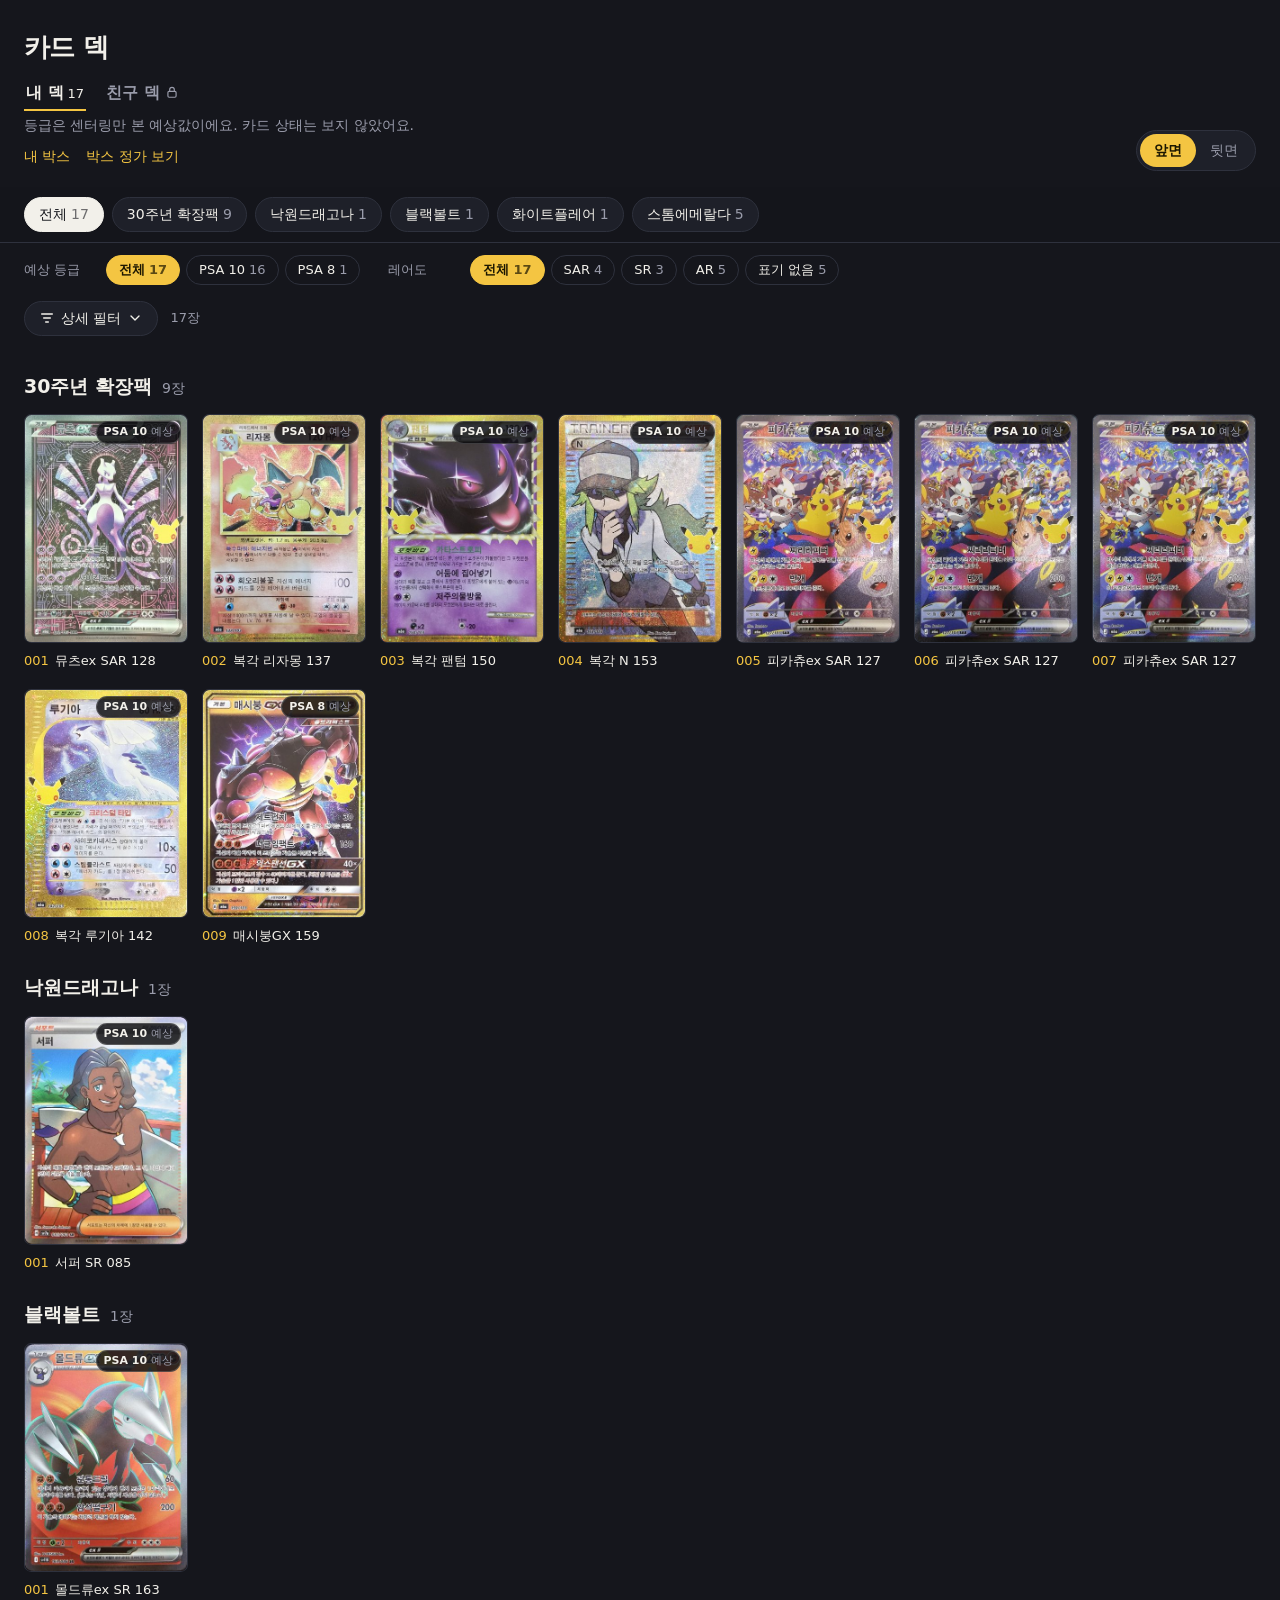
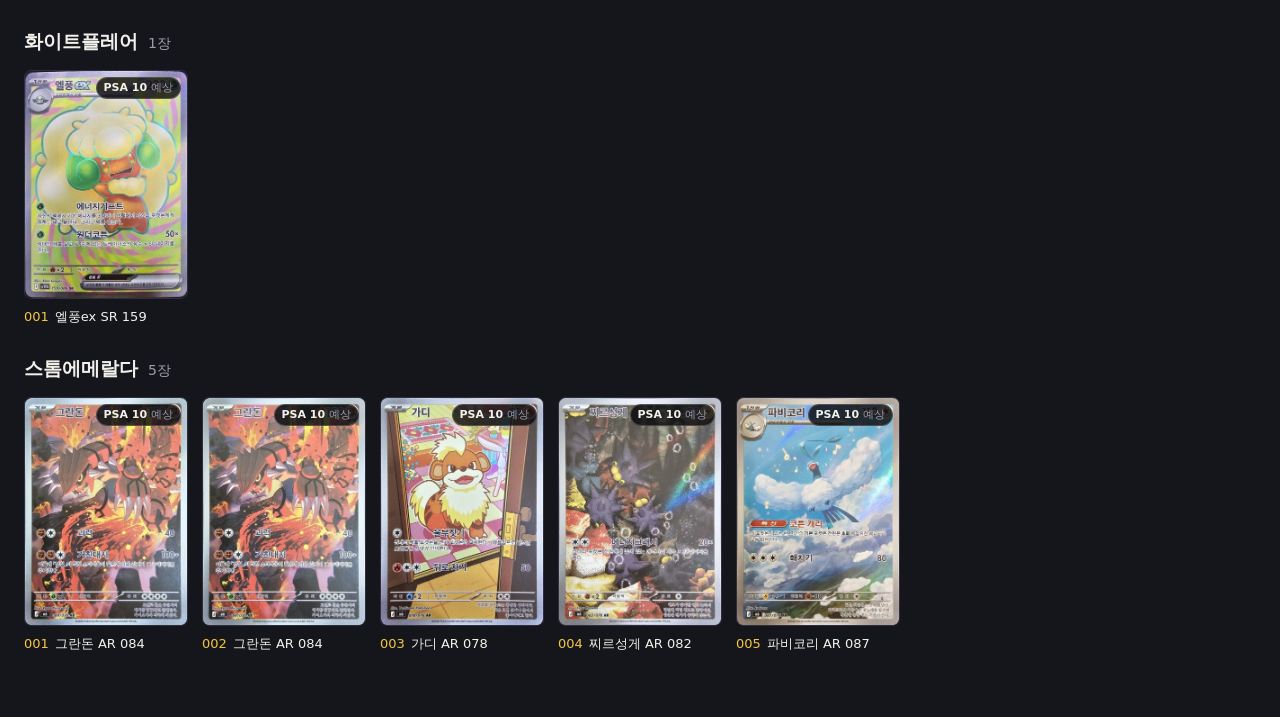
<file: index.html>
<!doctype html>
<html lang="ko">
<head>
<meta charset="utf-8">
<meta name="viewport" content="width=device-width, initial-scale=1">
<meta name="color-scheme" content="dark">
<meta name="theme-color" content="#15161c">
<meta name="description" content="세트별로 모은 카드의 앞뒷면 사진과 센터링 측정값">
<title>카드 덱</title>
<link rel="manifest" href="manifest.webmanifest">
<link rel="icon" href="icons/icon.svg" type="image/svg+xml">
<link rel="apple-touch-icon" href="icons/icon-180.png">
<meta name="apple-mobile-web-app-capable" content="yes">
<meta name="apple-mobile-web-app-title" content="카드 덱">
<link rel="stylesheet" href="style.css">
</head>
<body>
<header class="top">
  <div class="title">
    <h1>카드 덱</h1>
    <div id="decks" class="deck-switch" role="group" aria-label="덱 고르기"></div>
    <p id="summary" class="summary"></p>
    <nav class="page-links" aria-label="다른 화면">
      <a class="price-link" href="my-boxes.html">내 박스</a>
      <a class="price-link" href="prices.html">박스 정가 보기</a>
    </nav>
  </div>
  <div class="side-toggle" role="group" aria-label="보이는 면">
    <button type="button" data-side="front" aria-pressed="true">앞면</button>
    <button type="button" data-side="back" aria-pressed="false">뒷면</button>
  </div>
</header>

<nav id="tabs" class="tabs" aria-label="세트"></nav>
<div id="grades" class="grades-filter"></div>

<main id="deck"></main>

<div id="viewer" class="viewer" hidden>
  <div class="viewer-backdrop" data-close></div>
  <div class="viewer-body" role="dialog" aria-modal="true" aria-labelledby="viewer-name" tabindex="-1">
    <button type="button" class="icon-btn close" data-close aria-label="닫기">
      <svg class="ico" viewBox="0 0 24 24"><path d="M6 6l12 12M18 6L6 18"/></svg>
    </button>
    <div class="stage">
      <button type="button" class="icon-btn nav prev" aria-label="이전 카드">
        <svg class="ico" viewBox="0 0 24 24"><path d="M15 5l-7 7 7 7"/></svg>
      </button>
      <div class="flip" id="flip" role="button" tabindex="0" aria-label="카드 뒤집기" title="눌러서 뒤집기">
        <div class="flip-inner">
          <div class="face face-front"></div>
          <div class="face face-back"></div>
        </div>
      </div>
      <button type="button" class="icon-btn nav next" aria-label="다음 카드">
        <svg class="ico" viewBox="0 0 24 24"><path d="M9 5l7 7-7 7"/></svg>
      </button>
    </div>
    <aside class="viewer-info">
      <p class="viewer-set" id="viewer-set"></p>
      <h2 id="viewer-name"></h2>
      <div class="verdict" id="verdict"></div>
      <div class="viewer-actions">
      <button type="button" class="flip-btn" id="flip-btn">
        <svg class="ico" viewBox="0 0 24 24"><path d="M4 12a8 8 0 0 1 14-5.3M20 12a8 8 0 0 1-14 5.3M18 3v4h-4M6 21v-4h4"/></svg>
        <span>뒤집기</span>
      </button>
      <button type="button" class="share-btn" id="share-btn">
        <svg class="ico" viewBox="0 0 24 24"><path d="M10 14a4 4 0 0 0 5.7 0l3-3a4 4 0 0 0-5.7-5.7l-1 1M14 10a4 4 0 0 0-5.7 0l-3 3a4 4 0 0 0 5.7 5.7l1-1"/></svg>
        <span>공유</span>
      </button>
      </div>
      <section class="centering" id="centering" aria-label="센터링"></section>
      <section class="inspect" id="inspect" aria-label="상세 감정"></section>
      <p class="keys">←/→ 이전·다음 · F 뒤집기 · Esc 닫기</p>
    </aside>
  </div>
</div>

<div id="inspector" class="inspector" hidden role="dialog" aria-modal="true" aria-labelledby="insp-title">
  <header class="insp-bar">
    <button type="button" class="back-btn" id="insp-back">
      <svg class="ico" viewBox="0 0 24 24"><path d="M15 5l-7 7 7 7"/></svg>
      <span>카드로</span>
    </button>
    <div class="insp-title">
      <p class="viewer-set" id="insp-set"></p>
      <h2 id="insp-title"></h2>
    </div>
    <button type="button" class="mark-toggle" id="insp-toggle" aria-pressed="true" aria-label="카드 위 표시"><span class="sw" aria-hidden="true"></span><span class="lbl" aria-hidden="true">표시 켬</span></button>
  </header>
  <div class="insp-legend">
    <span class="lg"><svg viewBox="0 0 16 16" aria-hidden="true"><circle cx="8" cy="8" r="6" fill="none" stroke="var(--mark-red)" stroke-width="2"/></svg>흠 의심</span>
    <span class="lg"><svg viewBox="0 0 16 16" aria-hidden="true"><circle cx="8" cy="8" r="6" fill="none" stroke="var(--mark-amber)" stroke-width="2" stroke-dasharray="3 2.2"/></svg>다시 찍어 볼 곳(조명 반사일 수 있음)</span>
    <span class="lg-tip">목록을 누르면 확대해서 보여 주고 카드 위 표시가 깜빡여요.</span>
  </div>
  <div class="insp-body" id="insp-body"></div>
  <p class="cnote insp-note">등급이 아니라 사진으로 찾은 흠 의심 자리예요. 루페로 한 번 더 확인해 주세요.</p>
</div>

<script src="cards.js"></script>
<script src="locks.js"></script>
<script src="share.js"></script>
<script src="app.js"></script>
<script>
if ('serviceWorker' in navigator) navigator.serviceWorker.register('sw.js').catch(() => {});
</script>
</body>
</html>
</file>
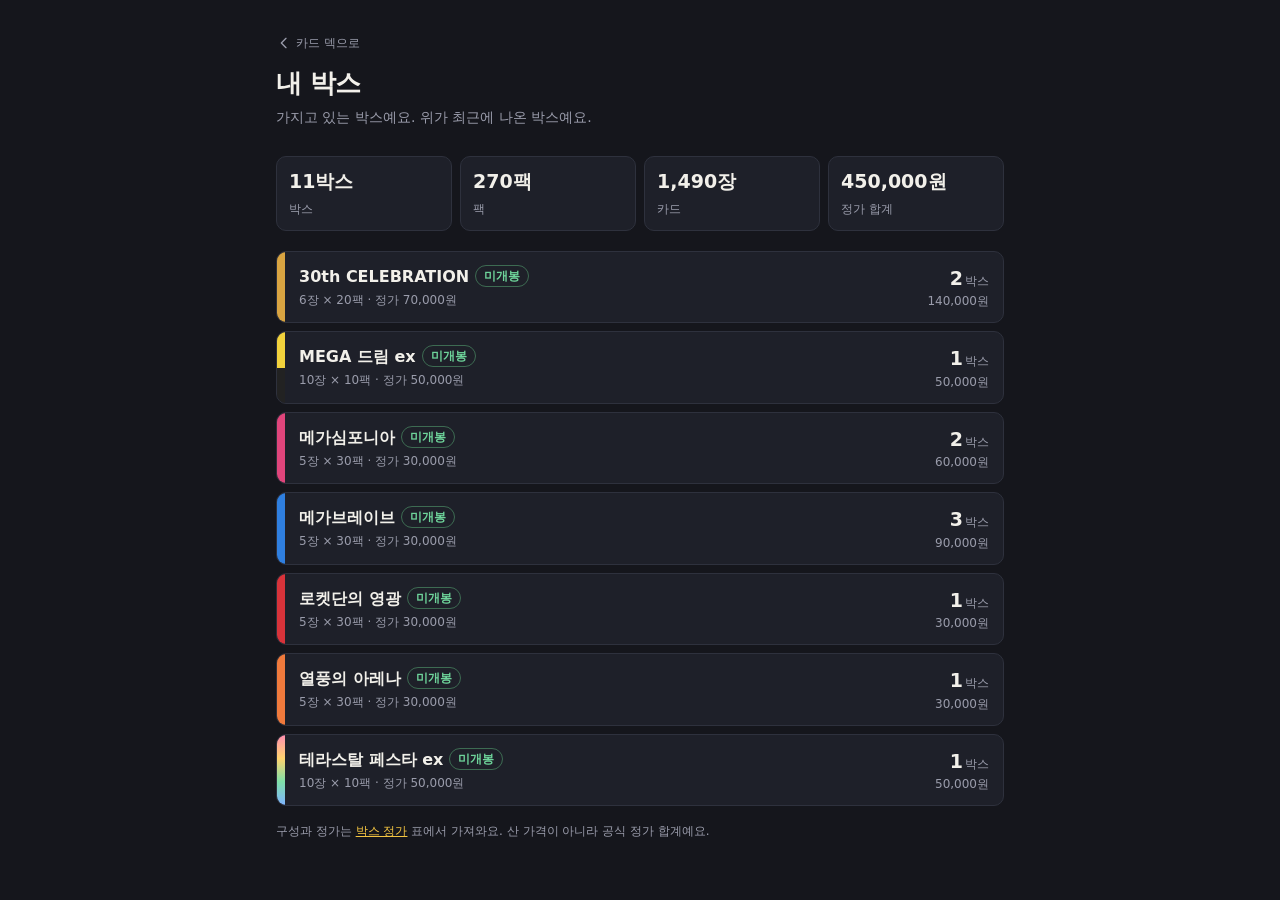
<file: my-boxes.html>
<!doctype html>
<html lang="ko">
<head>
<meta charset="utf-8">
<meta name="viewport" content="width=device-width, initial-scale=1">
<meta name="color-scheme" content="dark">
<meta name="theme-color" content="#15161c">
<meta name="description" content="내가 가진 포켓몬 카드 박스와 정가 합계">
<title>내 박스</title>
<link rel="manifest" href="manifest.webmanifest">
<link rel="icon" href="icons/icon.svg" type="image/svg+xml">
<link rel="apple-touch-icon" href="icons/icon-180.png">
<link rel="stylesheet" href="style.css">
<style>
  .box-page { max-width: 760px; margin: 0 auto; padding: 0 16px 48px; }
  .box-top { padding: 28px 0 12px; }
  .back-link { display: inline-flex; align-items: center; gap: 4px; color: var(--muted); text-decoration: none; font-size: 12px; padding: 6px 0; }
  .back-link:hover { color: var(--ink); }
  .back-link .ico { width: 16px; height: 16px; }
  .box-top h1 { margin-top: 6px; }
  .box-sum { display: grid; grid-template-columns: repeat(4, 1fr); gap: 8px; margin: 16px 0 20px; }
  .box-sum div { border: 1px solid var(--line); background: var(--panel); border-radius: 10px; padding: 10px 12px; }
  .box-sum b { display: block; font-size: 19px; font-variant-numeric: tabular-nums; }
  .box-sum span { color: var(--muted); font-size: 12px; }
  .box-list { list-style: none; margin: 0; padding: 0; display: grid; gap: 8px; }
  .box-item { display: grid; grid-template-columns: 8px 1fr auto; gap: 14px; align-items: center; background: var(--panel); border: 1px solid var(--line); border-radius: 10px; padding: 12px 14px 12px 0; overflow: hidden; }
  .box-color { align-self: stretch; margin: -12px 0; }
  .box-name { font-weight: 600; }
  .box-meta { color: var(--muted); font-size: 12px; margin-top: 2px; }
  .box-right { text-align: right; white-space: nowrap; font-variant-numeric: tabular-nums; }
  .box-count { font-size: 19px; font-weight: 700; }
  .box-count small { font-size: 12px; color: var(--muted); font-weight: 400; margin-left: 2px; }
  .box-total { color: var(--muted); font-size: 12px; }
  .seal { display: inline-block; margin-left: 6px; padding: 1px 8px; border-radius: 999px; font-size: 12px; font-weight: 600; vertical-align: 2px; border: 1px solid var(--line); color: var(--muted); }
  .seal.sealed { border-color: #3d6b52; color: #6ed39a; }
  .box-note { color: var(--muted); font-size: 12px; margin-top: 16px; }
  .box-note a { color: var(--accent); }
  @media (max-width: 520px) {
    .box-sum { grid-template-columns: repeat(2, 1fr); }
  }
</style>
</head>
<body>
<main class="box-page">
  <header class="box-top">
    <a class="back-link" href="./">
      <svg class="ico" viewBox="0 0 24 24" aria-hidden="true"><path d="M15 5l-7 7 7 7"/></svg>카드 덱으로
    </a>
    <h1>내 박스</h1>
    <p class="summary">가지고 있는 박스예요. 위가 최근에 나온 박스예요.</p>
  </header>

  <div class="box-sum" id="sum"></div>
  <ul class="box-list" id="list"></ul>
  <p class="box-note">구성과 정가는 <a href="prices.html">박스 정가</a> 표에서 가져와요. 산 가격이 아니라 공식 정가 합계예요.</p>
</main>

<script src="boxes.js"></script>
<script>
(function () {
  "use strict";
  const won = (n) => n.toLocaleString("ko-KR") + "원";
  const prices = new Map(window.BOX_PRICES.map(([name, cards, packs, price], i) => [name, { cards, packs, price, order: i }]));
  const boxes = window.MY_BOXES.map((b) => {
    const p = prices.get(b.name);
    if (!p) console.warn("박스 정가 표에 없는 이름:", b.name);
    return { ...b, ...(p || { cards: 0, packs: 0, price: 0, order: 999 }) };
  }).sort((a, b) => a.order - b.order);

  const total = (f) => boxes.reduce((s, b) => s + f(b), 0);
  const stats = [
    [total((b) => b.count) + "박스", "박스"],
    [total((b) => b.count * b.packs) + "팩", "팩"],
    [total((b) => b.count * b.packs * b.cards).toLocaleString("ko-KR") + "장", "카드"],
    [won(total((b) => b.count * b.price)), "정가 합계"]
  ];
  document.getElementById("sum").replaceChildren(...stats.map(([v, label]) => {
    const d = document.createElement("div");
    const bEl = document.createElement("b"); bEl.textContent = v;
    const s = document.createElement("span"); s.textContent = label;
    d.append(bEl, s);
    return d;
  }));

  document.getElementById("list").replaceChildren(...boxes.map((b) => {
    const li = document.createElement("li");
    li.className = "box-item";
    li.innerHTML = '<span class="box-color" aria-hidden="true"></span><div><div class="box-name"></div><div class="box-meta"></div></div><div class="box-right"><div class="box-count"></div><div class="box-total"></div></div>';
    li.querySelector(".box-color").style.background = b.color || "var(--line)";
    const name = li.querySelector(".box-name");
    name.textContent = b.name;
    const seal = document.createElement("span");
    const sealed = b.count - (b.opened || 0);
    seal.className = "seal" + (sealed === b.count ? " sealed" : "");
    seal.textContent = sealed === b.count ? "미개봉" : sealed > 0 ? `미개봉 ${sealed} · 개봉 ${b.opened}` : "개봉";
    name.append(seal);
    li.querySelector(".box-meta").textContent = `${b.cards}장 × ${b.packs}팩 · 정가 ${won(b.price)}`;
    const count = li.querySelector(".box-count");
    count.textContent = b.count;
    const unit = document.createElement("small"); unit.textContent = "박스";
    count.append(unit);
    li.querySelector(".box-total").textContent = won(b.count * b.price);
    return li;
  }));
})();
</script>
</body>
</html>
</file>
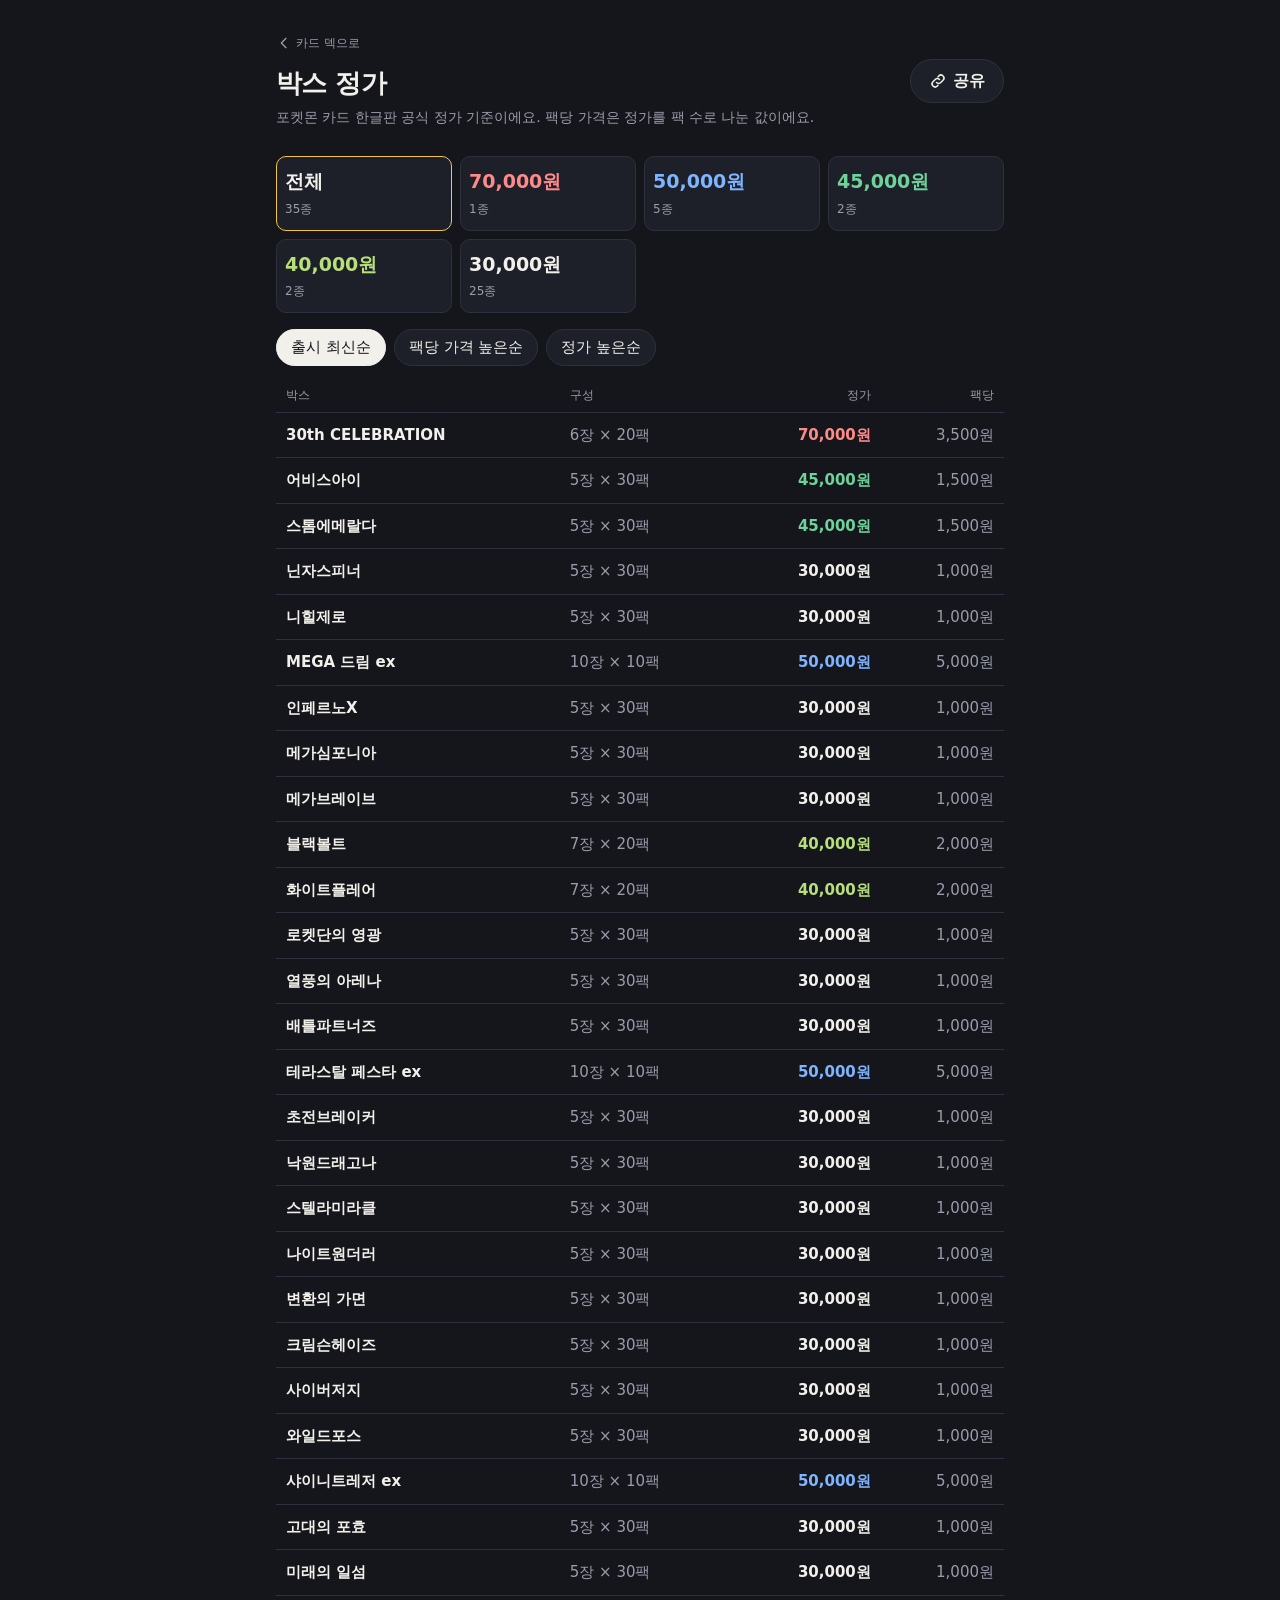
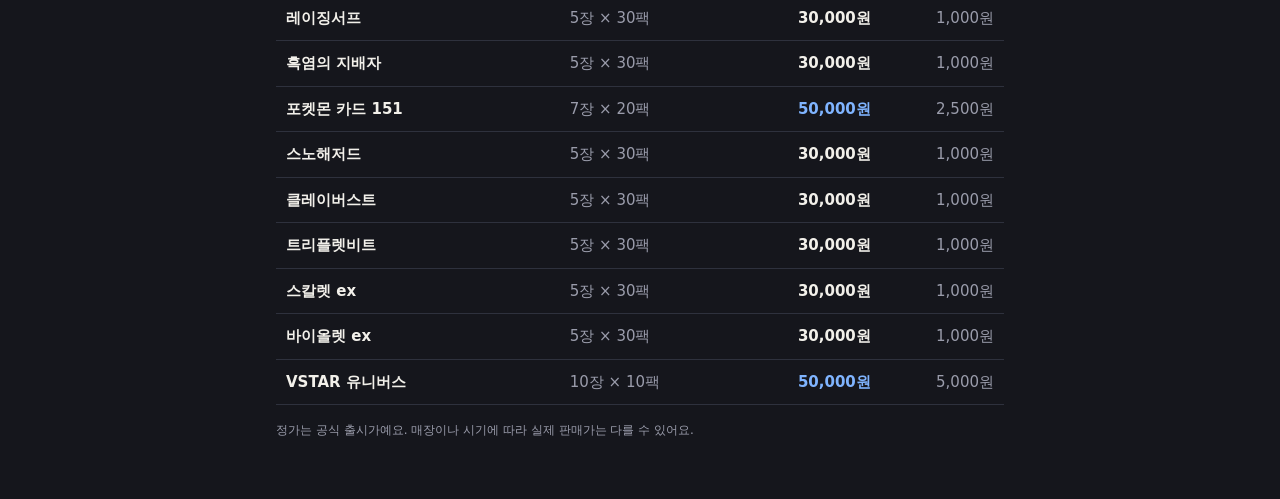
<file: prices.html>
<!doctype html>
<html lang="ko">
<head>
<meta charset="utf-8">
<meta name="viewport" content="width=device-width, initial-scale=1">
<meta name="color-scheme" content="dark">
<meta name="theme-color" content="#15161c">
<meta name="description" content="포켓몬 카드 한글판 박스별 공식 정가와 팩당 가격">
<title>박스 정가</title>
<link rel="manifest" href="manifest.webmanifest">
<link rel="icon" href="icons/icon.svg" type="image/svg+xml">
<link rel="apple-touch-icon" href="icons/icon-180.png">
<link rel="stylesheet" href="style.css">
<style>
  .price-page { max-width: 760px; margin: 0 auto; padding: 0 16px 48px; }
  .price-top { padding: 28px 0 12px; }
  .back-link { display: inline-flex; align-items: center; gap: 4px; color: var(--muted); text-decoration: none; font-size: 12px; padding: 6px 0; }
  .back-link:hover { color: var(--ink); }
  .back-link .ico { width: 16px; height: 16px; }
  .price-top h1 { margin-top: 6px; }
  .title-row { display: flex; align-items: center; justify-content: space-between; gap: 12px; }
  .title-row .share-btn { margin-left: 0; }
  .price-sum { display: grid; grid-template-columns: repeat(4, 1fr); gap: 8px; margin: 16px 0; }
  .price-sum button { border: 1px solid var(--line); background: var(--panel); border-radius: 10px; padding: 10px 8px; text-align: left; }
  .price-sum button[aria-pressed="true"] { border-color: var(--accent); }
  .price-sum b { display: block; font-size: 19px; font-variant-numeric: tabular-nums; }
  .price-sum span { color: var(--muted); font-size: 12px; }
  .sort { display: flex; gap: 8px; flex-wrap: wrap; margin-bottom: 12px; }
  .sort button { position: relative; border: 1px solid var(--line); background: var(--panel); padding: 6px 14px; border-radius: 999px; font-size: 15px; }
  .sort button::after { content: ""; position: absolute; inset: -6px 0; }
  .sort button[aria-pressed="true"] { background: var(--ink); color: var(--bg); border-color: var(--ink); }
  table { width: 100%; border-collapse: collapse; font-size: 15px; }
  th { text-align: left; color: var(--muted); font-weight: 500; font-size: 12px; padding: 8px 10px; border-bottom: 1px solid var(--line); }
  td { padding: 11px 10px; border-bottom: 1px solid var(--line); vertical-align: middle; }
  .num { text-align: right; font-variant-numeric: tabular-nums; white-space: nowrap; }
  .pack { color: var(--muted); white-space: nowrap; }
  .name { font-weight: 600; }
  .tier-70 { color: #ff8a8a; }
  .tier-50 { color: #7fb4ff; }
  .tier-45 { color: #6ed39a; }
  .tier-40 { color: #b7e07a; }
  .price-note { color: var(--muted); font-size: 12px; margin-top: 16px; }
  .sub { display: none; }
  @media (max-width: 520px) {
    .price-sum { grid-template-columns: repeat(2, 1fr); }
    .col-pack { display: none; }
    .sub { display: block; color: var(--muted); font-size: 12px; font-weight: 400; margin-top: 2px; }
    td, th { padding-left: 6px; padding-right: 6px; }
  }
</style>
</head>
<body>
<main class="price-page">
  <header class="price-top">
    <a class="back-link" href="./">
      <svg class="ico" viewBox="0 0 24 24" aria-hidden="true"><path d="M15 5l-7 7 7 7"/></svg>카드 덱으로
    </a>
    <div class="title-row">
      <h1>박스 정가</h1>
      <button type="button" class="share-btn" id="share-btn">
        <svg class="ico" viewBox="0 0 24 24" aria-hidden="true"><path d="M10 14a4 4 0 0 0 5.7 0l3-3a4 4 0 0 0-5.7-5.7l-1 1M14 10a4 4 0 0 0-5.7 0l-3 3a4 4 0 0 0 5.7 5.7l1-1"/></svg>
        <span>공유</span>
      </button>
    </div>
    <p class="summary">포켓몬 카드 한글판 공식 정가 기준이에요. 팩당 가격은 정가를 팩 수로 나눈 값이에요.</p>
  </header>

  <div class="price-sum" id="tiers" role="group" aria-label="정가로 거르기"></div>
  <div class="sort" id="sort" role="group" aria-label="정렬">
    <button type="button" data-sort="order" aria-pressed="true">출시 최신순</button>
    <button type="button" data-sort="pack" aria-pressed="false">팩당 가격 높은순</button>
    <button type="button" data-sort="price" aria-pressed="false">정가 높은순</button>
  </div>

  <table>
    <thead>
      <tr><th>박스</th><th class="col-pack">구성</th><th class="num">정가</th><th class="num">팩당</th></tr>
    </thead>
    <tbody id="rows"></tbody>
  </table>
  <p class="price-note">정가는 공식 출시가예요. 매장이나 시기에 따라 실제 판매가는 다를 수 있어요.</p>
</main>

<script src="share.js"></script>
<script src="boxes.js"></script>
<script>
(function () {
  "use strict";
  const BOXES = window.BOX_PRICES.map(([name, cards, packs, price], i) => ({ name, cards, packs, price, order: i, perPack: Math.round(price / packs) }));

  const won = (n) => n.toLocaleString("ko-KR") + "원";
  const tierClass = (p) => ({ 70000: "tier-70", 50000: "tier-50", 45000: "tier-45", 40000: "tier-40" })[p] || "";
  const SORTS = ["order", "pack", "price"];
  let sortBy = "order";
  let tier = null; // null = 전체
  // 공유 링크: prices.html#price=50000&sort=pack — 고른 정가와 정렬을 주소에 담는다
  try {
    const q = new URLSearchParams(location.hash.slice(1));
    const p = Number(q.get("price"));
    if (BOXES.some((b) => b.price === p)) tier = p;
    if (SORTS.includes(q.get("sort"))) sortBy = q.get("sort");
  } catch (e) { /* 주소가 이상하면 기본값 */ }
  function stateHash() {
    const q = new URLSearchParams();
    if (tier !== null) q.set("price", String(tier));
    if (sortBy !== "order") q.set("sort", sortBy);
    const h = q.toString();
    return h ? "#" + h : "";
  }

  const tiersEl = document.getElementById("tiers");
  const rowsEl = document.getElementById("rows");

  function renderTiers() {
    const counts = new Map();
    BOXES.forEach((b) => counts.set(b.price, (counts.get(b.price) || 0) + 1));
    const prices = [...counts.keys()].sort((a, b) => b - a);
    tiersEl.replaceChildren();
    const make = (label, n, value) => {
      const btn = document.createElement("button");
      btn.type = "button";
      btn.setAttribute("aria-pressed", String(tier === value));
      const b = document.createElement("b"); b.textContent = label;
      if (value) b.className = tierClass(value);
      const s = document.createElement("span"); s.textContent = n + "종";
      btn.append(b, s);
      btn.addEventListener("click", () => { tier = tier === value ? null : value; render(); });
      tiersEl.append(btn);
    };
    make("전체", BOXES.length, null);
    prices.forEach((p) => make(won(p), counts.get(p), p));
  }

  function render() {
    renderTiers();
    try { history.replaceState(null, "", location.pathname + location.search + stateHash()); } catch (e) { /* 그대로 둬도 된다 */ }
    document.querySelectorAll("#sort button").forEach((b) => b.setAttribute("aria-pressed", String(b.dataset.sort === sortBy)));
    const list = BOXES.filter((b) => tier === null || b.price === tier).slice();
    if (sortBy === "pack") list.sort((a, b) => b.perPack - a.perPack || a.order - b.order);
    if (sortBy === "price") list.sort((a, b) => b.price - a.price || a.order - b.order);
    rowsEl.replaceChildren(...list.map((b) => {
      const tr = document.createElement("tr");
      const comp = `${b.cards}장 × ${b.packs}팩`;
      tr.innerHTML = '<td class="name"></td><td class="pack col-pack"></td><td class="num"></td><td class="num pack"></td>';
      const [n, c, p, pp] = tr.children;
      n.textContent = b.name;
      const sub = document.createElement("span"); sub.className = "sub"; sub.textContent = comp;
      n.append(sub);
      c.textContent = comp;
      p.textContent = won(b.price); p.classList.add("name");
      if (tierClass(b.price)) p.classList.add(tierClass(b.price));
      pp.textContent = won(b.perPack);
      return tr;
    }));
  }

  document.getElementById("sort").addEventListener("click", (e) => {
    const b = e.target.closest("button[data-sort]");
    if (b) { sortBy = b.dataset.sort; render(); }
  });
  document.getElementById("share-btn").addEventListener("click", () => {
    window.copyLink(location.href.split("#")[0] + stateHash());
  });
  render();
})();
</script>
</body>
</html>
</file>
<file: style.css>
:root {
  --bg: #15161c;
  --panel: #1e2029;
  --line: #2e313d;
  --ink: #f2f0ea;
  --muted: #9a9cab;
  --accent: #f4c542;
  --accent-ink: #1b1600;
  --warn: #ff9f6b;
  --scrim: rgba(8, 8, 12, .9);
  --chip-bg: rgba(10, 10, 14, .82);
  --chip-line: rgba(255, 255, 255, .18);
  --mark-red: #ef4444;
  --mark-amber: #f59e0b;
  --mark-red-text: #f87171; /* 어두운 바탕 위 빨간 글자(대비 4.5 이상) */
  --mark-red-solid: #dc2626; /* 흰 글자를 얹는 빨간 배지 */
  color-scheme: dark;
  --card-ratio: 63 / 88;
  --radius: 4.5% / 3.2%;
}

* { box-sizing: border-box; }
html { -webkit-text-size-adjust: 100%; }
body {
  margin: 0;
  background: var(--bg);
  color: var(--ink);
  font-family: Pretendard, "Apple SD Gothic Neo", "Malgun Gothic", system-ui, sans-serif;
  line-height: 1.5;
}
button { font: inherit; color: inherit; cursor: pointer; }
::selection { background: var(--accent); color: var(--accent-ink); }
:focus-visible { outline: 2px solid var(--accent); outline-offset: 2px; }
.ico { width: 20px; height: 20px; fill: none; stroke: currentColor; stroke-width: 2; stroke-linecap: round; stroke-linejoin: round; }

/* 상단 */
.top {
  display: flex; align-items: flex-end; justify-content: space-between; gap: 16px;
  padding: 28px 24px 16px; max-width: 1280px; margin: 0 auto;
}
h1 { margin: 0; font-size: 26px; letter-spacing: -0.02em; }
.summary { margin: 4px 0 0; color: var(--muted); font-size: 14px; }
.side-toggle { display: inline-flex; background: var(--panel); border: 1px solid var(--line); border-radius: 999px; padding: 3px; flex: none; }
.side-toggle button { position: relative; border: 0; background: none; padding: 6px 14px; border-radius: 999px; font-size: 14px; color: var(--muted); }
.side-toggle button[aria-pressed="true"] { background: var(--accent); color: var(--accent-ink); font-weight: 700; }

/* 세트 탭 */
.tabs {
  position: sticky; top: 0; z-index: 5;
  display: flex; gap: 8px; overflow-x: auto; scrollbar-width: none;
  padding: 10px 24px; background: color-mix(in srgb, var(--bg) 92%, transparent);
  backdrop-filter: blur(8px); border-bottom: 1px solid var(--line);
}
.tabs::-webkit-scrollbar { display: none; }
/* 보이는 크기는 그대로 두고 누르는 영역만 위아래로 넓혀 44px 가까이 */
.side-toggle button::after, .tab::after { content: ""; position: absolute; inset: -6px 0; }
.tab {
  position: relative; flex: none; border: 1px solid var(--line); background: var(--panel);
  padding: 6px 14px; border-radius: 999px; font-size: 14px; white-space: nowrap;
}
.tab .count { color: var(--muted); margin-left: 4px; font-variant-numeric: tabular-nums; }
.tab[aria-pressed="true"] { background: var(--ink); color: var(--bg); border-color: var(--ink); }
.tab[aria-pressed="true"] .count { color: inherit; opacity: .6; }

/* 덱 고르기 (내 덱 / 친구 덱) */
.deck-switch { display: flex; gap: 4px; margin-top: 10px; flex-wrap: wrap; }
.deck-btn { position: relative; border: 0; background: none; color: var(--muted); padding: 4px 2px; margin-right: 14px; font-size: 16px; font-weight: 600; border-bottom: 2px solid transparent; }
.deck-btn::after { content: ""; position: absolute; inset: -10px -6px; }
.deck-btn .count { font-size: 13px; font-weight: 400; margin-left: 4px; font-variant-numeric: tabular-nums; }
.deck-btn[aria-pressed="true"] { color: var(--ink); border-bottom-color: var(--accent); }
.deck-switch { flex-direction: column; }
.deck-switch[hidden] { display: none; }
.deck-btns { display: flex; gap: 4px; flex-wrap: wrap; }
.deck-btn .lock { width: 14px; height: 14px; margin-left: 5px; vertical-align: -1px; fill: none; stroke: currentColor; stroke-width: 2; }
.deck-btn[aria-expanded="true"] { color: var(--ink); }
.top .title { min-width: 0; }
.pin-form { margin-top: 12px; display: flex; flex-direction: column; gap: 8px; max-width: 280px; }
.pin-label { color: var(--muted); font-size: 14px; }
.pin-row { display: flex; gap: 8px; }
.pin-input { flex: 1 1 0; width: 0; min-width: 0;background: var(--panel); color: var(--ink); border: 1px solid var(--line); border-radius: 8px; padding: 9px 12px; font-size: 16px; letter-spacing: .2em; }
.pin-input:focus { outline: 2px solid var(--accent); outline-offset: 1px; }
.pin-ok { border: 0; border-radius: 8px; padding: 9px 18px; background: var(--accent); color: var(--accent-ink); font-size: 15px; font-weight: 700; }
.pin-ok:disabled { opacity: .6; }
.pin-msg { margin: 0; min-height: 1.2em; color: var(--warn); font-size: 13px; }

/* 예상 등급 필터 */
.grades-filter { display: flex; align-items: center; gap: 6px; flex-wrap: wrap; max-width: 1280px; margin: 0 auto; padding: 12px 24px 0; }
.grades-filter[hidden] { display: none; }
.grades-filter { flex-direction: column; align-items: stretch; }
.grades-filter .lbl { color: var(--muted); font-size: 13px; width: 76px; flex: none; }
.fbasic { display: flex; flex-wrap: wrap; gap: 6px 28px; margin-bottom: 10px; }
.fbar { display: flex; align-items: center; gap: 12px; flex-wrap: wrap; }
.ftoggle .chev { display: inline-flex; transition: transform .15s ease; }
.ftoggle[aria-expanded="true"] .chev { transform: rotate(180deg); }
.ftoggle { position: relative; display: inline-flex; align-items: center; gap: 6px; border: 1px solid var(--line); background: var(--panel); border-radius: 999px; padding: 6px 14px; font-size: 14px; }
.ftoggle::after { content: ""; position: absolute; inset: -6px -2px; }
.ftoggle .ico { width: 16px; height: 16px; }
.ftoggle[aria-expanded="true"] { border-color: var(--accent); }
.fbadge { background: var(--accent); color: var(--accent-ink); border-radius: 999px; font-size: 11px; font-weight: 700; min-width: 18px; height: 18px; display: grid; place-items: center; padding: 0 5px; }
.fcount { color: var(--muted); font-size: 13px; font-variant-numeric: tabular-nums; }
.fclear { border: 0; background: none; color: var(--accent); font-size: 13px; text-decoration: underline; text-underline-offset: 3px; padding: 6px 2px; }
.fpanel { display: grid; gap: 8px; margin-top: 12px; padding: 14px 16px; background: var(--panel); border: 1px solid var(--line); border-radius: 12px; }
.fpanel[hidden] { display: none; }
.gchip.zero { opacity: .38; }
.fgroup { display: flex; align-items: center; gap: 6px; flex-wrap: wrap; }
.gchip { position: relative; border: 1px solid var(--line); background: transparent; color: var(--ink); padding: 4px 12px; border-radius: 999px; font-size: 13px; white-space: nowrap; }
.gchip::after { content: ""; position: absolute; inset: -8px -2px; }
.gchip .count { color: var(--muted); margin-left: 4px; font-variant-numeric: tabular-nums; }
.gchip[aria-pressed="true"] { background: var(--accent); border-color: var(--accent); color: var(--accent-ink); font-weight: 700; }
.gchip[aria-pressed="true"] .count { color: inherit; opacity: .7; }
.filter-empty { color: var(--muted); padding: 48px 0; text-align: center; }

/* 덱 */
main { max-width: 1280px; margin: 0 auto; padding: 8px 24px 64px; }
.set { padding-top: 28px; scroll-margin-top: 56px; }
.set-head { display: flex; align-items: baseline; gap: 10px; margin-bottom: 14px; }
.set-head h2 { margin: 0; font-size: 19px; }
.set-head span { color: var(--muted); font-size: 14px; }
.grid { display: grid; grid-template-columns: repeat(auto-fill, minmax(150px, 1fr)); gap: 18px 14px; }

.card { all: unset; cursor: pointer; display: block; }
.card:focus-visible { outline: none; }
.card:focus-visible .thumb { outline: 3px solid var(--accent); outline-offset: 3px; }
.thumb {
  position: relative; aspect-ratio: var(--card-ratio); border-radius: var(--radius);
  overflow: hidden; background: var(--panel); border: 1px solid var(--line);
  transition: transform .18s ease, box-shadow .18s ease;
}
.card:hover .thumb { transform: translateY(-4px); box-shadow: 0 12px 24px rgba(0,0,0,.45); }
.thumb img, .face img { width: 100%; height: 100%; object-fit: cover; display: block; }
.missing { position: absolute; inset: 0; display: grid; place-items: center; color: var(--muted); font-size: 13px; text-align: center; padding: 8px; }
.card-meta { display: flex; gap: 6px; margin-top: 8px; font-size: 13px; }
.card-meta .no { color: var(--accent); font-variant-numeric: tabular-nums; flex: none; }
.card-meta .name { overflow: hidden; text-overflow: ellipsis; white-space: nowrap; }

/* 빈 상태 */
.empty { max-width: 560px; margin: 48px auto; background: var(--panel); border: 1px solid var(--line); border-radius: 12px; padding: 24px; }
.empty h2 { margin: 0 0 8px; font-size: 18px; }
.empty code, .empty pre { font-family: Consolas, "D2Coding", monospace; font-size: 13px; }
.empty pre { background: var(--bg); padding: 12px; border-radius: 8px; overflow-x: auto; }
.empty p { color: var(--muted); margin: 8px 0; }

/* 크게 보기 */
.viewer { position: fixed; inset: 0; z-index: 20; overflow-y: auto; }
.viewer[hidden] { display: none; }
.viewer-backdrop { position: fixed; inset: 0; background: var(--scrim); }
.viewer-body {
  position: relative; min-height: 100%; display: flex; align-items: flex-start; justify-content: center;
  gap: 28px; padding: 24px 72px; pointer-events: none;
}
.viewer-body > * { pointer-events: auto; }
.viewer-body:focus { outline: none; }
/* 오른쪽 설명이 길어져도 카드는 화면 가운데에 붙어 있게 */
.stage { display: flex; align-items: center; gap: 16px; position: sticky; top: max(24px, calc(50vh - min(279px, 50vh - 32px))); }
.flip { width: min(400px, calc((100vh - 64px) * 63 / 88)); width: min(400px, calc((100dvh - 64px) * 63 / 88)); aspect-ratio: var(--card-ratio); perspective: 1600px; cursor: pointer; flex: none; }
.flip-inner { position: relative; width: 100%; height: 100%; transform-style: preserve-3d; transition: transform .55s cubic-bezier(.3,.7,.3,1); }
.flip:focus-visible { outline: none; }
.flip:focus-visible .face { outline: 3px solid var(--accent); outline-offset: 4px; }
.flip.flipped .flip-inner { transform: rotateY(180deg); }
.face { position: absolute; inset: 0; backface-visibility: hidden; border-radius: var(--radius); overflow: hidden; background: var(--panel); box-shadow: 0 20px 50px rgba(0,0,0,.6); }
.face-back { transform: rotateY(180deg); }
.viewer-info { width: 320px; flex: none; margin-top: max(0px, calc(50vh - min(279px, 50vh - 32px) - 24px)); padding-bottom: 24px; }
.viewer-set { margin: 0; color: var(--muted); font-size: 14px; }
.viewer-set .pos { margin-left: 8px; padding-left: 8px; border-left: 1px solid var(--line); font-variant-numeric: tabular-nums; }
.viewer-info h2 { margin: 2px 0 14px; font-size: 20px; line-height: 1.3; }
/* 한 줄 결론: PSA · BRG · 흠 의심 */
.verdict { display: flex; margin: 0 0 16px; border: 1px solid var(--line); border-radius: 12px; background: var(--panel); overflow: hidden; }
.verdict[hidden] { display: none; }
.vd { flex: 1; min-width: 0; padding: 10px 14px; text-align: left; }
.vd + .vd { border-left: 1px solid var(--line); }
.vl { display: block; font-size: 12px; color: var(--muted); }
.vv { display: block; font-size: 20px; font-weight: 700; font-variant-numeric: tabular-nums; line-height: 1.3; white-space: nowrap; }
.vn { margin-left: 6px; font-size: 12px; font-weight: 600; color: var(--accent); vertical-align: 2px; }
.vd.bad .vv { color: var(--mark-red-text); }
.vd.ok .vv { color: var(--ink); }
.viewer-actions { display: flex; flex-wrap: wrap; gap: 8px; }
.icon-btn { border: 1px solid var(--line); background: var(--panel); width: 44px; height: 44px; border-radius: 50%; display: grid; place-items: center; flex: none; }
.icon-btn:disabled { opacity: .25; cursor: default; }
.close { position: fixed; top: 16px; right: 16px; z-index: 2; }
.flip-btn { display: inline-flex; align-items: center; gap: 6px; min-height: 44px; border: 0; background: var(--accent); color: var(--accent-ink); font-weight: 700; padding: 8px 18px; border-radius: 999px; }
.flip-btn .ico { width: 18px; height: 18px; }

/* 센터링 */
.centering { margin-top: 20px; background: var(--panel); border: 1px solid var(--line); border-radius: 12px; padding: 16px; font-size: 14px; }
.centering h3 { margin: 0 0 10px; font-size: 14px; color: var(--muted); font-weight: 600; }
.ctable tr.now { background: color-mix(in srgb, var(--accent) 9%, transparent); }
.ctable { width: 100%; border-collapse: collapse; font-variant-numeric: tabular-nums; }
.ctable th, .ctable td { padding: 6px 4px; text-align: left; border-bottom: 1px solid var(--line); }
.ctable thead th { color: var(--muted); font-weight: 500; font-size: 12px; }
.ctable tbody th { font-weight: 600; width: 3.5em; }
.ctable tr.now th { color: var(--accent); }
.ctable .low { display: block; color: var(--muted); font-size: 12px; }
.ptable td { width: 30%; font-size: 13px; }
.ptable tbody th { width: 5em; font-size: 13px; }
.ptable .at { display: block; color: var(--muted); font-size: 12px; }
.ptable .na { color: var(--muted); font-size: 12px; }
.ptable td.worst .v { color: var(--accent); font-weight: 700; }
.grades-title { margin: 16px 0 8px !important; }
.grades { display: grid; grid-template-columns: 1fr 1fr; gap: 6px; margin: 0 0 10px; }
.grade { background: var(--bg); border: 1px solid var(--line); border-radius: 8px; padding: 6px 10px; }
.grade .co { display: block; font-size: 12px; color: var(--muted); }
.grade .g { font-weight: 700; }
.grade .edge { margin-left: 4px; font-size: 12px; color: var(--accent); font-weight: 600; }
.grade .by { display: block; margin-top: 2px; font-size: 12px; color: var(--muted); }
.edges { margin: 0 0 12px; padding: 0; list-style: none; font-size: 12px; color: var(--muted); }
.edges li { padding: 3px 0 3px 10px; text-indent: -10px; }
.edges b { color: var(--accent); font-weight: 600; }
.overlays { display: flex; gap: 16px; font-size: 14px; }
.overlays a { color: var(--ink); text-underline-offset: 3px; display: inline-flex; align-items: center; min-height: 44px; }
.cnote { margin: 10px 0 0; color: var(--muted); font-size: 12px; line-height: 1.6; }
.centering.none { color: var(--muted); }

/* 상세 감정: 카드 위 레드마크 */
.marks { position: absolute; inset: 0; width: 100%; height: 100%; pointer-events: none; overflow: visible; }
.inspector.hide-marks .marks { display: none; }
.mark .ring { fill: none; stroke-width: .45; }
.mark.find .ring { stroke: var(--mark-red); }
.mark.sus .ring { stroke: var(--mark-amber); stroke-dasharray: 1 .7; }
.mark .dot { stroke: rgba(0, 0, 0, .55); stroke-width: .15; }
.mark.find .dot { fill: var(--mark-red); }
.mark.sus .dot { fill: var(--mark-amber); }
.mark text { fill: #fff; font-size: 1.9px; font-weight: 700; text-anchor: middle; dominant-baseline: central; }
.mark.sus text { fill: #1b1200; }
.mark.pulse .ring { animation: mark-pulse .5s ease-out 3; transform-box: fill-box; transform-origin: center; }
@keyframes mark-pulse { 0% { transform: scale(1); } 50% { transform: scale(1.6); stroke-width: .7; } 100% { transform: scale(1); } }

.inspect { margin-top: 12px; background: var(--panel); border: 1px solid var(--line); border-radius: 12px; padding: 16px; font-size: 14px; text-align: left; }
.inspect-head { display: flex; align-items: center; justify-content: space-between; gap: 8px; margin-bottom: 8px; }
.inspect h3 { margin: 0; font-size: 14px; color: var(--muted); font-weight: 600; }
.mark-toggle { position: relative; display: inline-flex; align-items: center; gap: 8px; border: 1px solid var(--line); background: var(--panel); color: var(--muted); border-radius: 999px; padding: 6px 12px 6px 8px; font-size: 14px; flex: none; }
.mark-toggle .sw { position: relative; width: 30px; height: 18px; border-radius: 999px; background: var(--line); transition: background .2s; }
.mark-toggle .sw::after { content: ""; position: absolute; top: 2px; left: 2px; width: 14px; height: 14px; border-radius: 50%; background: var(--muted); transition: transform .2s cubic-bezier(.2,.8,.2,1), background .2s; }
.mark-toggle::after { content: ""; position: absolute; inset: -6px -4px; }
.mark-toggle[aria-pressed="true"] { color: var(--ink); }
.mark-toggle[aria-pressed="true"] .sw { background: var(--accent); }
.mark-toggle[aria-pressed="true"] .sw::after { transform: translateX(12px); background: var(--accent-ink); }
.inspect h4 { margin: 12px 0 6px; font-size: 13px; font-weight: 600; }
.inspect h4 .cnt { color: var(--muted); font-weight: 400; margin-left: 6px; }
.mlist { list-style: none; margin: 0; padding: 0; display: grid; gap: 2px; }
.mlist button { all: unset; box-sizing: border-box; display: flex; gap: 10px; align-items: flex-start; width: 100%; min-height: 44px; padding: 10px 8px; border-radius: 8px; cursor: pointer; font-size: 14px; line-height: 1.5; }
.mlist button[aria-current] { background: var(--panel); box-shadow: inset 0 0 0 1px var(--line); }
.mlist button:hover { background: var(--bg); }
.mlist button:focus-visible { outline: 2px solid var(--accent); outline-offset: 1px; }
.mlist .no, .zoom-cap .no { flex: none; min-width: 26px; height: 22px; padding: 0 6px; border-radius: 999px; display: grid; place-items: center; font-size: 12px; font-weight: 700; color: #fff; font-variant-numeric: tabular-nums; }
.mlist .find .no, .zoom-cap .no.find { background: var(--mark-red-solid); }
.mlist .sus .no, .zoom-cap .no.sus { background: var(--mark-amber); color: #1b1200; }
.inspect .none-line, .iface .none-line { margin: 4px 0 0; color: var(--muted); font-size: 14px; }
.inspect .sum { margin: 0 0 4px; font-size: 14px; }
.inspect .sum b { color: var(--mark-red-text); }
.inspect .retake { margin: 0 0 12px; font-size: 12px; color: var(--muted); }
.open-insp { display: inline-flex; align-items: center; gap: 6px; min-height: 44px; margin-top: 8px; border: 1px solid var(--line); background: var(--bg); color: var(--ink); font-weight: 600; padding: 8px 18px; border-radius: 999px; }
.open-insp:hover { border-color: var(--muted); }
.keys { margin: 16px 0 0; font-size: 12px; color: var(--muted); }
@media (hover: none) { .keys { display: none; } }
.open-insp .ico { width: 16px; height: 16px; }

/* 상세 감정 화면 (크게 보기와 따로) */
.inspector { position: fixed; inset: 0; z-index: 30; overflow-y: auto; overflow-x: hidden; background: var(--bg); }
.inspector[hidden] { display: none; }
.insp-bar { position: sticky; top: 0; z-index: 2; display: flex; align-items: center; gap: 16px; padding: 12px 24px;
  background: color-mix(in srgb, var(--bg) 92%, transparent); backdrop-filter: blur(8px); border-bottom: 1px solid var(--line); }
.back-btn { position: relative; display: inline-flex; align-items: center; gap: 4px; min-height: 44px; border: 1px solid var(--line); background: var(--panel); border-radius: 999px; padding: 8px 14px 8px 10px; flex: none; }
.back-btn::after { content: ""; position: absolute; inset: -4px 0; }
.insp-title { flex: 1; min-width: 0; }
.insp-title .viewer-set { overflow: hidden; text-overflow: ellipsis; white-space: nowrap; font-size: 12px; }
.insp-title h2 { margin: 0; font-size: 20px; line-height: 1.3; overflow: hidden; text-overflow: ellipsis; white-space: nowrap; }
.insp-legend { max-width: 1120px; margin: 0 auto; padding: 16px 24px 0; display: flex; flex-wrap: wrap; align-items: center; gap: 6px 20px; font-size: 14px; }
.insp-legend .lg { display: inline-flex; align-items: center; gap: 6px; }
.insp-legend svg { width: 16px; height: 16px; flex: none; }
.insp-legend .lg-tip { color: var(--muted); font-size: 12px; }
.insp-body { max-width: 1120px; margin: 0 auto; padding: 24px; display: grid; grid-template-columns: 1fr 1fr; gap: 32px; }
.iface h3 { margin: 0 0 12px; font-size: 16px; }
.iface { display: flex; flex-direction: column; min-width: 0; }
.iface h3 .cnt { color: var(--muted); font-weight: 400; font-size: 14px; margin-left: 8px; }
/* 표시 원이 카드 밖으로 나가도 잘리지 않게: 사진만 둥글게 자르고 그림층은 밖으로 */
.ifig { position: relative; width: min(100%, 480px); aspect-ratio: var(--card-ratio); margin: 0 0 16px; }
.ifig-img { position: absolute; inset: 0; border-radius: var(--radius); overflow: hidden; background: var(--panel); box-shadow: 0 16px 40px rgba(0,0,0,.5); }
.ifig-img img { width: 100%; height: 100%; object-fit: cover; display: block; }
.iface .mlist, .iface .cnote, .zoom, .sus-group { max-width: 480px; }
/* 확대 보기 */
.zoom { display: flex; gap: 14px; align-items: flex-start; margin: 12px 0 0; padding: 12px; background: var(--panel); border: 1px solid var(--line); border-radius: 12px; }
.zoom[hidden] { display: none; }
.zoom-view { position: relative; flex: none; width: 200px; height: 200px; border-radius: 8px; background-color: var(--bg); background-repeat: no-repeat; image-rendering: auto; }
.zoom-ring { position: absolute; left: 50%; top: 50%; transform: translate(-50%, -50%); border-radius: 50%; border: 2px solid var(--mark-red); box-shadow: 0 0 0 1px rgba(0,0,0,.6); pointer-events: none; }
.zoom-ring.sus { border-color: var(--mark-amber); border-style: dashed; }
.zoom-cap { margin: 0; display: flex; gap: 10px; align-items: flex-start; font-size: 14px; line-height: 1.5; min-width: 0; }
/* 다시 찍어 볼 곳(반사 의심) 묶음 */
.sus-group { margin: 16px 0 0; border-top: 1px solid var(--line); }
.sus-group summary { display: flex; flex-wrap: wrap; align-items: baseline; gap: 4px 10px; min-height: 44px; padding: 12px 8px; cursor: pointer; list-style: none; border-radius: 8px; }
.sus-group summary::-webkit-details-marker { display: none; }
.sus-group summary::before { content: ""; width: 7px; height: 7px; border-right: 2px solid var(--muted); border-bottom: 2px solid var(--muted); transform: rotate(-45deg); align-self: center; transition: transform .2s; margin-right: 4px; }
.sus-group[open] summary::before { transform: rotate(45deg); }
.sus-group summary:hover { background: var(--panel); }
.sus-group summary:focus-visible { outline: 2px solid var(--accent); outline-offset: 1px; }
.sus-group .st { font-weight: 600; font-size: 14px; }
.sus-group .ss { color: var(--muted); font-size: 12px; }
.sus-advice { margin: 0 8px 8px; color: var(--muted); font-size: 12px; line-height: 1.6; }
.insp-note { max-width: 1120px; margin: 0 auto; padding: 0 24px 40px; }

/* 덱 썸네일의 등급 표시 */
.badge { position: absolute; top: 6px; right: 6px; background: var(--chip-bg); color: var(--ink); font-size: 11px; font-weight: 700; padding: 2px 7px; border-radius: 999px; border: 1px solid var(--chip-line); white-space: nowrap; }
.badge .x { font-weight: 500; color: var(--muted); }

@media (max-width: 860px) {
  .viewer-body { flex-direction: column; justify-content: flex-start; gap: 16px; padding: 76px 16px 32px; }
  .viewer-body { align-items: center; }
  .stage { gap: 10px; position: static; }
  .inspect-head { justify-content: flex-start; }
  .flip { width: min(calc(100vw - 128px), 360px); }
  .viewer-info { width: min(100%, 420px); text-align: center; margin-top: 0; }
  .viewer-actions { justify-content: center; }
  .centering { text-align: left; }
  /* 뒤 덱 글자가 비치지 않게 */
  .viewer-backdrop { background: var(--bg); }
}
@media (max-width: 860px) {
  .insp-body { grid-template-columns: 1fr; padding: 16px; gap: 28px; }
  .ifig { width: min(100%, 420px); margin-inline: auto; }
  .insp-bar { padding: 10px 16px; gap: 10px; }
  .insp-title h2 { font-size: 16px; }
  .insp-note { padding: 0 16px 32px; }
  .insp-legend { padding: 12px 16px 0; gap: 4px 16px; }
  .iface.first { order: -1; }
  .iface .mlist, .iface .cnote, .zoom, .sus-group { max-width: 420px; margin-inline: auto; width: 100%; }
}
@media (max-width: 420px) {
  .zoom { flex-direction: column; align-items: center; }
  .zoom-view { width: 200px; }
}
@media (max-width: 600px) {
  .top { padding: 20px 16px 12px; }
  h1 { font-size: 22px; }
  .tabs { padding: 8px 16px; }
  .grades-filter { padding: 10px 16px 0; }
  .fpanel .fgroup .lbl { width: 100%; margin-top: 4px; }
  .fbasic { gap: 6px; }
  .fbasic .lbl { width: 64px; }
  .fpanel { padding: 12px; }
  main { padding: 4px 16px 48px; }
  .grid { grid-template-columns: repeat(auto-fill, minmax(104px, 1fr)); gap: 14px 10px; }
  .badge { top: 4px; right: 4px; font-size: 10px; padding: 1px 5px; }
  .stage { display: grid; grid-template-columns: 1fr 1fr; justify-items: center; }
  .flip { grid-column: 1 / -1; grid-row: 1; width: min(calc(100vw - 32px), 400px); }
  .nav.prev { grid-row: 2; justify-self: end; }
  .nav.next { grid-row: 2; justify-self: start; }
}

@media (prefers-reduced-motion: reduce) {
  .ftoggle .chev { transition: none; }
  .flip-inner, .thumb { transition: none; }
  .mark.pulse .ring { animation: none; stroke-width: .8; }
  .mark-toggle .sw, .mark-toggle .sw::after, .sus-group summary::before { transition: none; }
}

/* 박스 정가 페이지 링크 */
.price-link { display: inline-block; margin-top: 6px; padding: 4px 0; color: var(--accent); font-size: 14px; text-decoration: none; }
.price-link:hover { text-decoration: underline; }
.page-links { display: flex; flex-wrap: wrap; gap: 4px 16px; }

/* 링크 복사 */
.share-btn { display: inline-flex; align-items: center; gap: 6px; min-height: 44px; border: 1px solid var(--line); background: var(--panel); color: var(--ink); font-weight: 600; padding: 8px 18px; border-radius: 999px; }
.share-btn .ico { width: 18px; height: 18px; }
.toast {
  position: fixed; left: 50%; bottom: max(24px, env(safe-area-inset-bottom)); z-index: 50;
  transform: translate(-50%, 12px); opacity: 0; pointer-events: none;
  background: var(--ink); color: var(--bg); font-size: 14px; font-weight: 600;
  padding: 10px 18px; border-radius: 999px; box-shadow: 0 8px 24px rgba(0,0,0,.45);
  transition: opacity .2s, transform .2s;
}
.toast.show { opacity: 1; transform: translate(-50%, 0); }
@media (prefers-reduced-motion: reduce) { .toast { transition: none; } }
</file>
